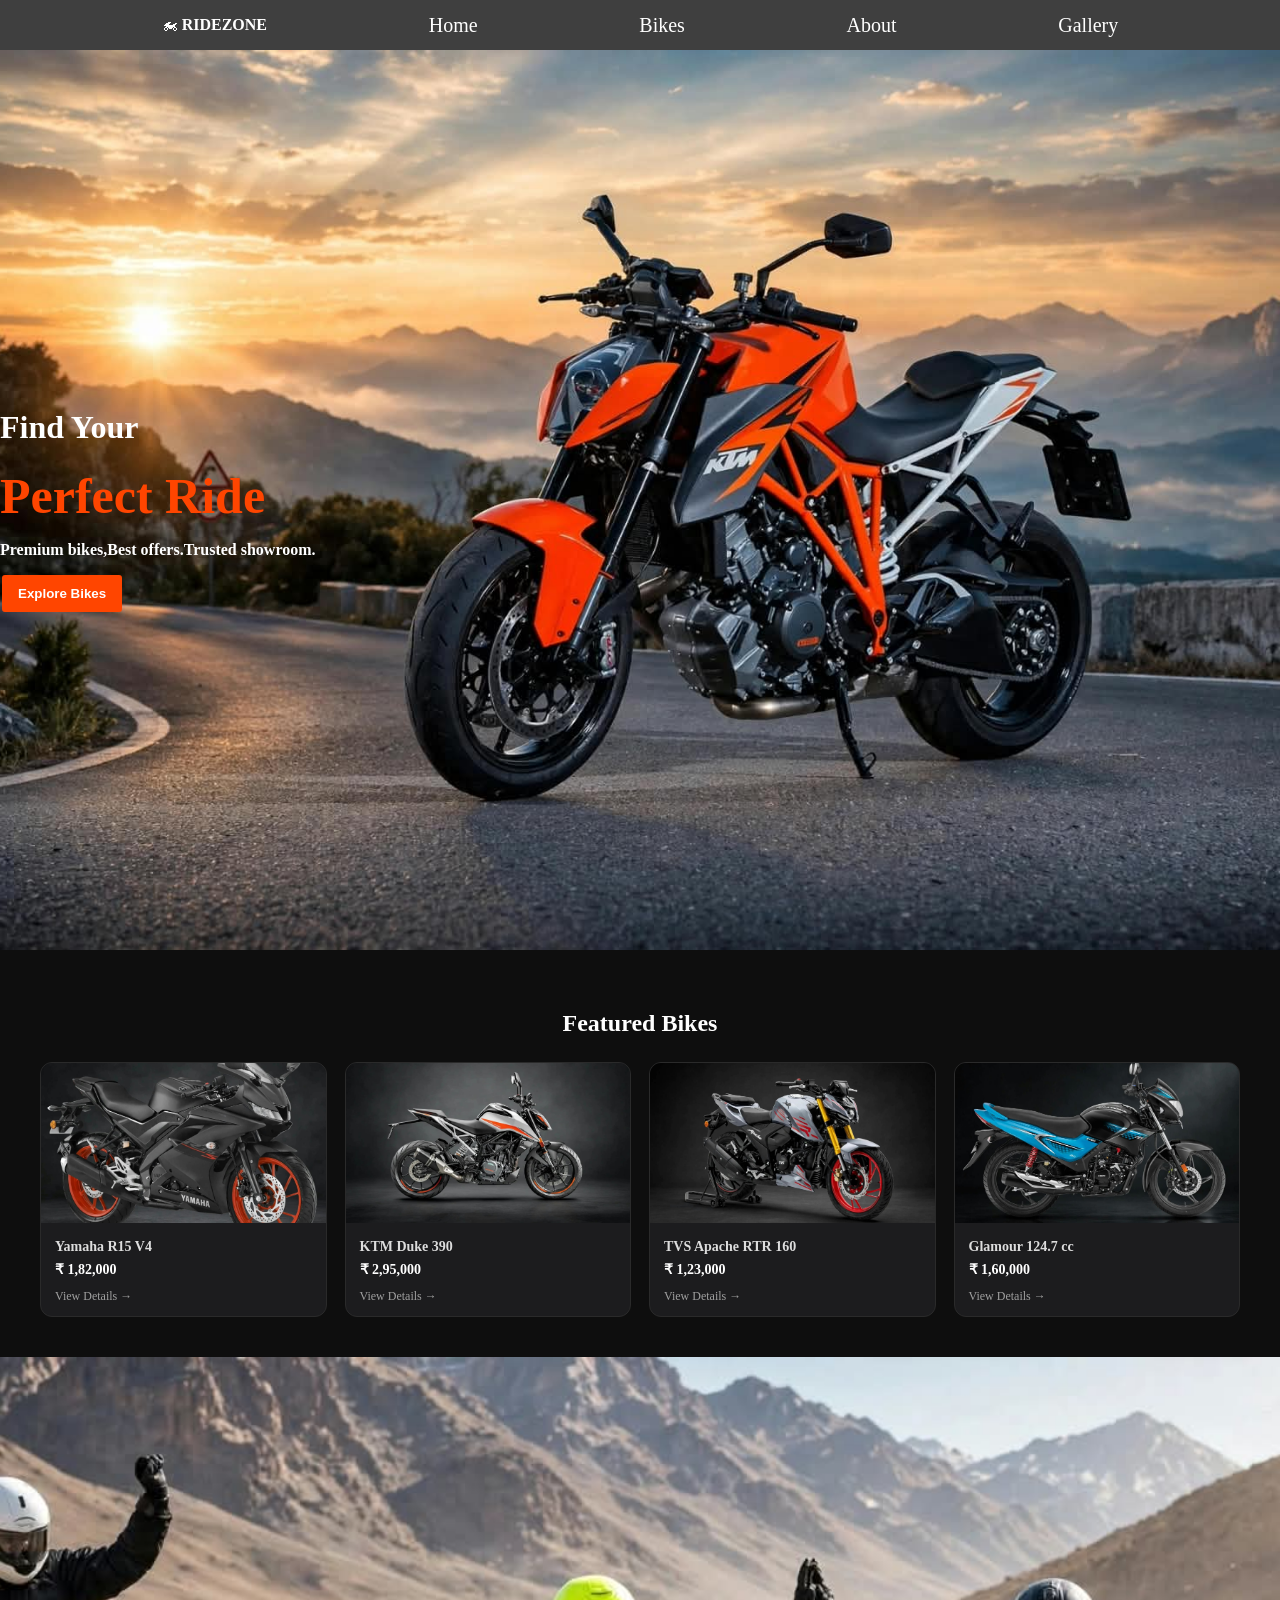
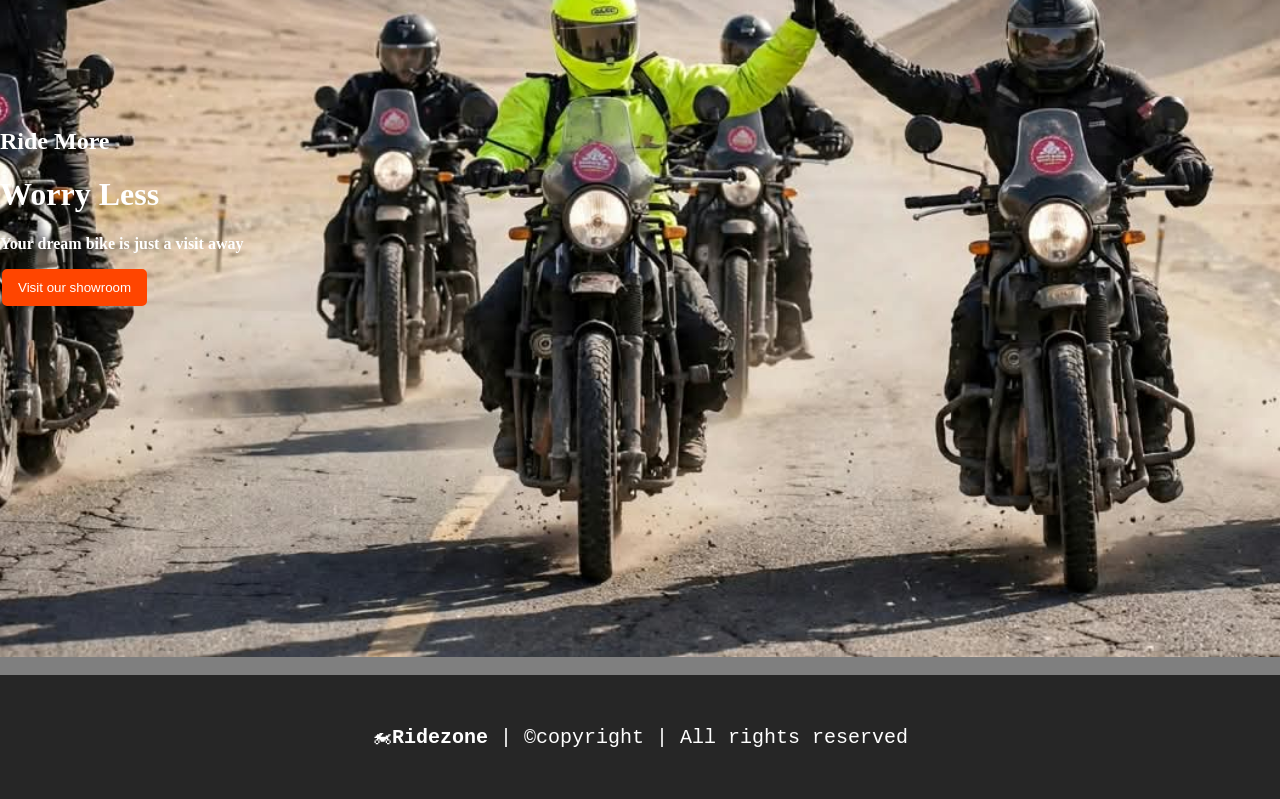
<file: index.html>
<!DOCTYPE html>
<html lang="en">
<head>
    <meta charset="UTF-8">
    <meta name="viewport" content="width=device-width, initial-scale=1.0">
    <title>Ridezone</title>
    <link rel="Stylesheet" href="index.css">
</head>

    <header class="Navbar">
        <nav >
           <p style="display: inline;">&#127949; <b>RIDEZONE</b></p> 
           <a  class="first_nav" class="first_nav" href="index.html">Home</a>
           <a  class="first_nav" href="Ridezone_bikes.html">Bikes</a>
           <a  class="first_nav" href="Ridezone_abut.html">About</a>
           <a  class="first_nav" href="Gallery.html">Gallery</a>
        </nav>
    </header>
  <main>
    
        <div class="First_image">
            <div class="Text_image">
            <h1 class="Find">Find Your</h1> <span class="Span"><b>Perfect Ride </b></span>
            <p class="First_paragraph">  <b>Premium bikes,Best offers.Trusted showroom. </b></p>
            <button class="First_button"><b> <a href="Ridezone_bikes.html"> Explore Bikes </b></a> </button>
        </div>
        </div>
        <div class="featured-section">
  <h2>Featured Bikes</h2>
  <div class="bike-grid">

    <div class="bike-card">
      <img src="Yamaha.jpeg" class="first_image" alt="Yamaha R15 V4">
      <div class="card-info">
        <h4>Yamaha R15 V4</h4>
        <p class="price">₹ 1,82,000</p>
        <a href="https://www.yamaha-motor-india.com/yamaha-r15v4.html">View Details →</a>
      </div>
    </div>

    <div class="bike-card">
      <img src="Ktm.jpeg" class="first_image" alt="KTM Duke 390">
      <div class="card-info">
        <h4>KTM Duke 390</h4>
        <p class="price">₹ 2,95,000</p>
        <a href="https://www.ktmindia.com/ktm-bikes/dual-sport/ktm-390-enduro-r/specifications">View Details →</a>
      </div>
    </div>

    <div class="bike-card">
      <img src="Tvs.jpeg" class="first_image" alt="TVS">
      <div class="card-info">
        <h4>TVS Apache RTR 160</h4>
        <p class="price">₹ 1,23,000</p>
        <a href="https://www.tvsmotor.com/tvs-apache/premium/apache-rtr-160-2v">View Details →</a>
      </div>
    </div>

    <div class="bike-card">
      <img src="Glamour.jpeg" class="first_image" alt="Glamour">
      <div class="card-info">
        <h4>Glamour 124.7 cc </h4>
        <p class="price">₹ 1,60,000</p>
        <a href="https://www.heromotocorp.com/en-in/motorcycles/glamour-x.html">View Details →</a>
      </div>
    </div>

  </div>
</div>
<div class="Ride">
  <div class="Ride_info">
    <h2>Ride More</h2>
    <h1>Worry Less</h1>
    <p><b> Your dream bike is just a visit away</b></p>
    <button class="Ride_button"><a href="Ridezone_abut.html">Visit our showroom</a></button>
  </div>
  
  
</div>
    </main>
    <br>
    <footer>
<center class="foot"><pre>&#127949;<b>Ridezone</b> | &copy;copyright | All rights reserved</pre></center>        
    </footer>
</body>
</html>
    
</body>
</html>
</file>
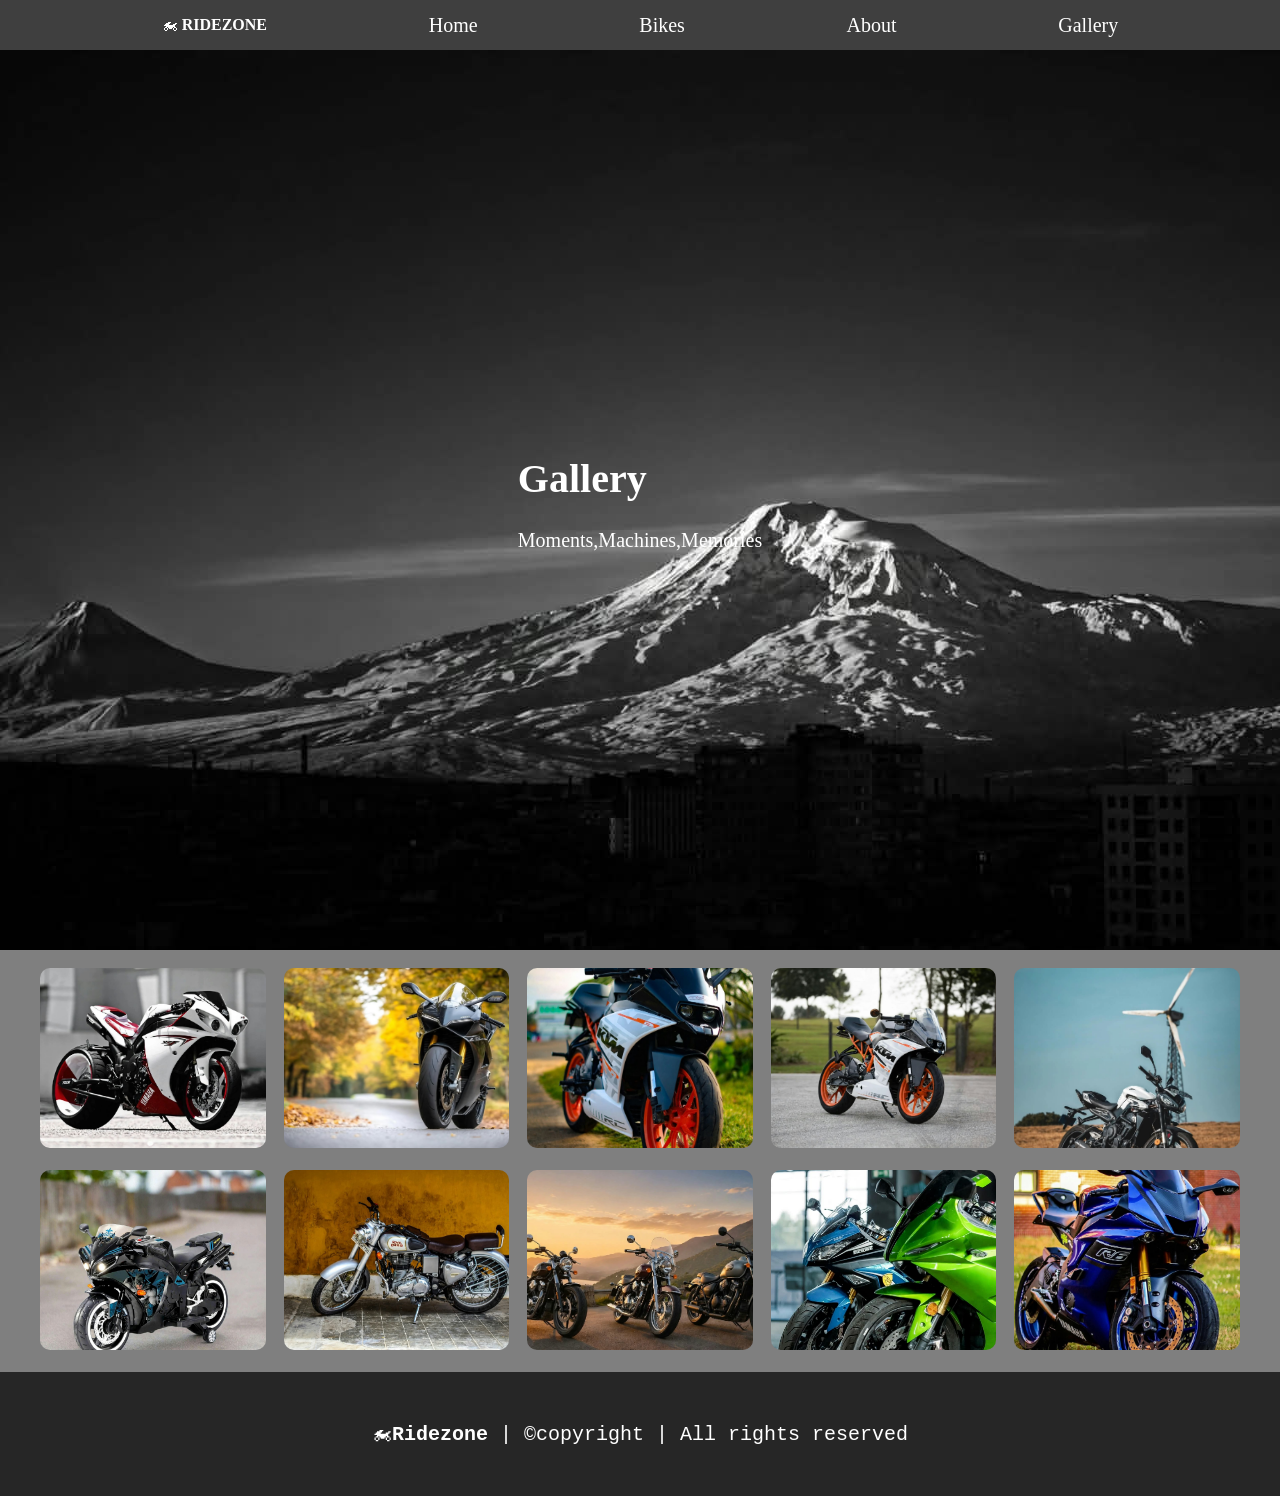
<file: Gallery.html>
<!DOCTYPE html>
<html lang="en">
<head>
    <meta charset="UTF-8">
    <meta name="viewport" content="width=device-width, initial-scale=1.0">
    <title>Gallery</title>
    <link rel="Stylesheet" href="Gallery.css">
</head>
<body>
     <header class="Navbar">
        <nav >
           <p style="display: inline;">&#127949; <b>RIDEZONE</b></p> 
           <a  class="first_nav" class="first_nav" href="index.html">Home</a>
           <a  class="first_nav" href="Ridezone_bikes.html">Bikes</a>
           <a  class="first_nav" href="Ridezone_abut.html">About</a>
           <a  class="first_nav" href="Gallery.html">Gallery</a>
        </nav>
    </header>
    <div class="img_1st">
        <div class="Gallery">
            <h1>Gallery</h1>
            <p>Moments,Machines,Memories</p>
        </div>
    </div>
    <br>
    <div class="images">
    <div>
        <img src="b1.jpeg" alt="bike" class="img">
    </div>
    <div >
        <img src="b2.jpeg" alt="bike" class="img">
    </div>
    <div>
        <img src="b3.jpeg" alt="bike" class="img">
    </div>
    <div>
        <img src="b4.jpeg" alt="bike" class="img">
    </div>
    <div>
        <img src="b5.jpeg" alt="bike" class="img">
    </div>
    <div>
        <img src="b6.jpeg" alt="bike" class="img">
    </div>
    <div>
        <img src="b7.jpeg" alt="bike" class="img">
    </div>
    <div>
        <img src="b8.jpeg" alt="bike" class="img">
    </div>
    <div>
        <img src="b9.jpeg" alt="bike" class="img">
    </div>
    <div>
        <img src="b10.jpeg" alt="bike" class="img">
    </div>
    </div>
    <br>
    <footer>
<center class="foot"><pre>&#127949;<b>Ridezone</b> | &copy;copyright | All rights reserved</pre></center>        
    </footer>
</body>
</html>
    
</body>
</html>
</file>
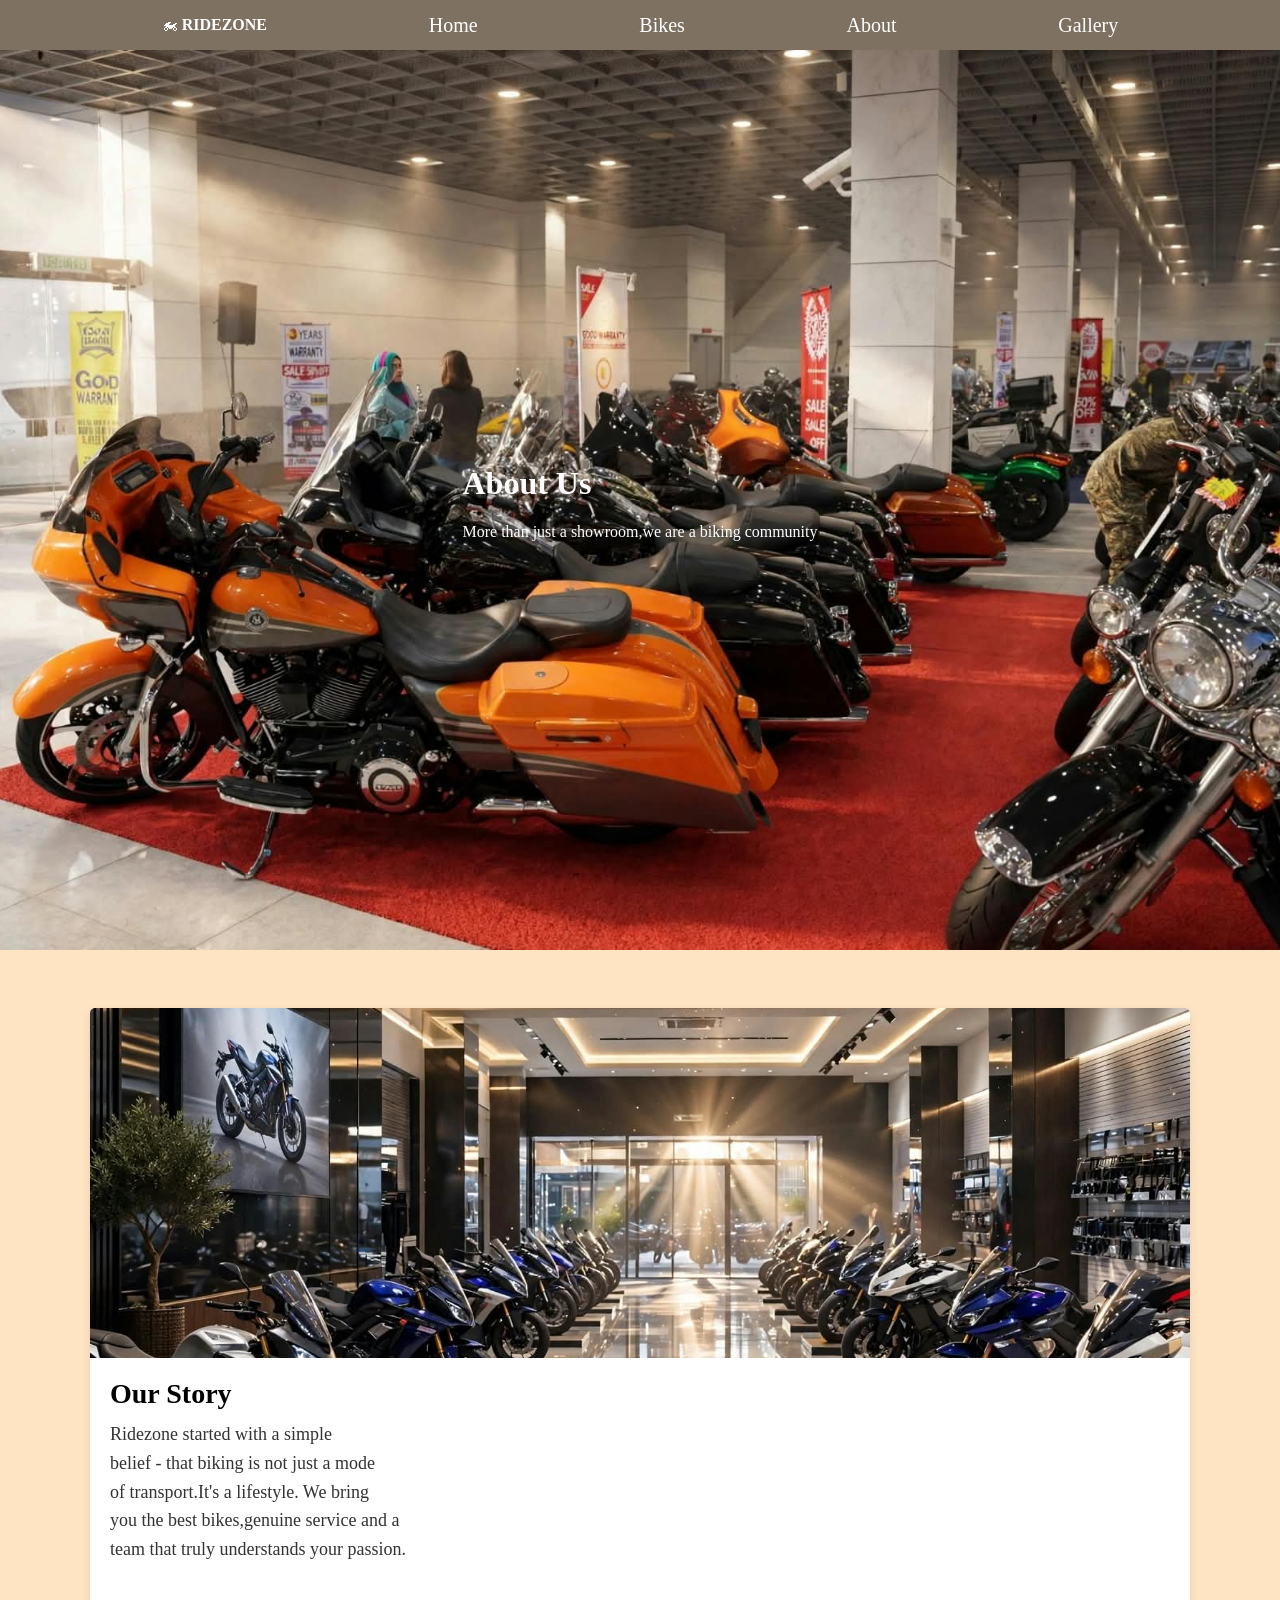
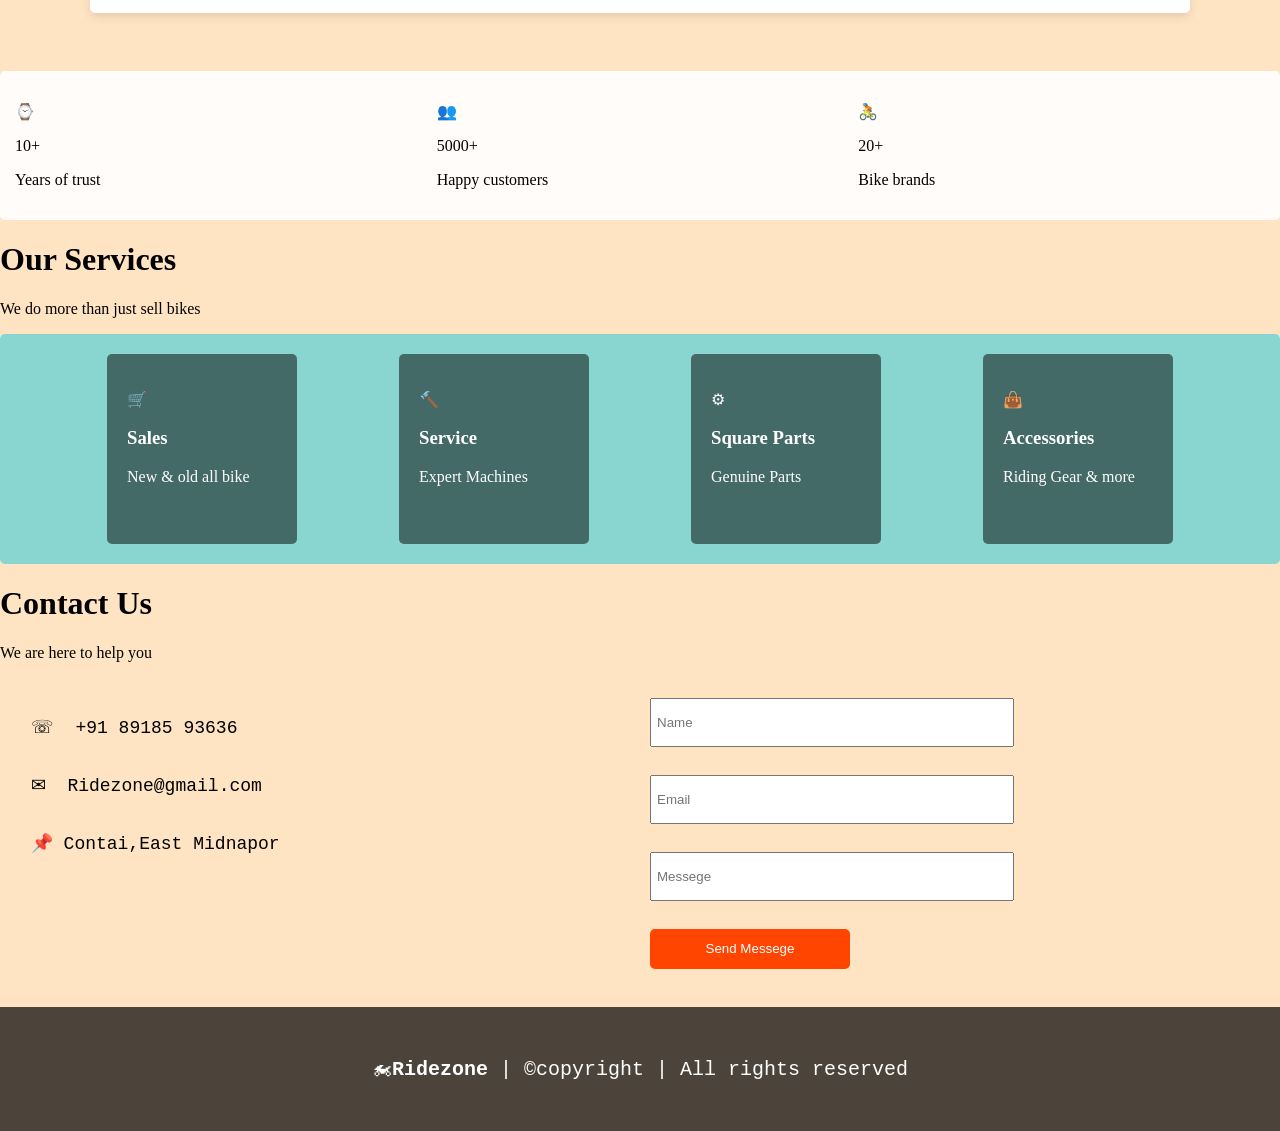
<file: Ridezone_abut.html>
<!DOCTYPE html>
<html lang="en">
<head>
    <meta charset="UTF-8">
    <meta name="viewport" content="width=device-width, initial-scale=1.0">
    <title>About</title>
    <link rel="Stylesheet" href="Ridezone_about.css">

</head>
<body>
    <header class="Navbar">
        <nav >
           <p style="display: inline;">&#127949; <b>RIDEZONE</b></p> 
           <a  class="first_nav" class="first_nav" href="index.html">Home</a>
           <a  class="first_nav" href="Ridezone_bikes.html">Bikes</a>
           <a  class="first_nav" href="Ridezone_abut.html">About</a>
           <a  class="first_nav" href="Gallery.html">Gallery</a>
        </nav>
    </header>
        <div class="img_1st">
            <div class="About">
                <h1>About Us</h1>
                <p>More than just a showroom,we are a biking community</p>
            </div>
        </div>
        <br>
        <div class="img_2nd">
            <h1>Our Story</h1>
<pre class="Paragraph">Ridezone started with a simple
belief - that biking is not just a mode 
of transport.It's a lifestyle. We bring 
you the best bikes,genuine service and a
team that truly understands your passion.
            </pre>
        </div>
        <br>
        <div class="Trust">
            <div class="Trust_info">
            <p>&#8986;</p>
            <p>10+</p>
            <p>Years of trust</p>
        </div>
        <div class="Trust_info">
            <p>&#128101;</p>
            <p>5000+</p>
            <p>Happy customers</p>
        </div>
         <div class="Trust_info">
            <p>&#128692;</p>
            <p>20+</p>
            <p>Bike brands</p>
        </div>
    </div>
    <div class="Services">
        <h1>Our Services</h1>
        <p>We do more than just sell bikes</p>
    </div>
    <div class="Service_info">
        <div class="Sales">
            <p>&#x1F6D2;</p>
            <h3>Sales</h3>
            <p>New & old all bike</p>
        </div>
        <div class="Service">
            <p>&#128296;</p>
            <h3>Service</h3>
            <p>Expert Machines</p>
        </div>
        <div class="Square_parts">
            <p>&#9881; </p>
            <h3>Square Parts</h3>
            <p>Genuine Parts</p>
        </div>
        <div class="Accessories">
            <p>&#128092; </p>
            <h3>Accessories</h3>
            <p>Riding Gear & more</p>
        </div>
    </div>
    <div class="Contact">
        <div class="Contact-head">
        <h1>Contact Us</h1>
        <p>We are here to help you</p>
        </div>
        </div>
        <div class="Contact_wrap">
    <div class="Contact_info">        
    <pre> &#9743;  +91 89185 93636</pre>
    <pre> &#9993;  Ridezone@gmail.com</pre>
    <pre> &#x1F4CC; Contai,East Midnapor</pre>
    </div>
    <div class="Contact_form" >
        <form >
            <input type="text" minlength="5"
            maxlength="40"
            required
            pattern="[A-Za-z ]+"
            placeholder="Name">
            <br><br>
            <input type="email"
            required
            pattern="[A-Za-z1-9@#*^+_-]+@gmail\.com"
            placeholder="Email">
            <br><br>
            <input type="text"
            minlength="5"
            maxlength="500"
            required
            pattern="[A-Za-z0-9+@_-%&^$# ]+"
            placeholder="Messege">
            <br><br>
            
            <button class="Contact_button">Send Messege</button>


        </form>
    </div>
    
    </div>

    </main>
    <br>
    <footer>
<center class="foot"><pre>&#127949;<b>Ridezone</b> | &copy;copyright | All rights reserved</pre></center>        
    </footer>
</body>
</html>
</file>
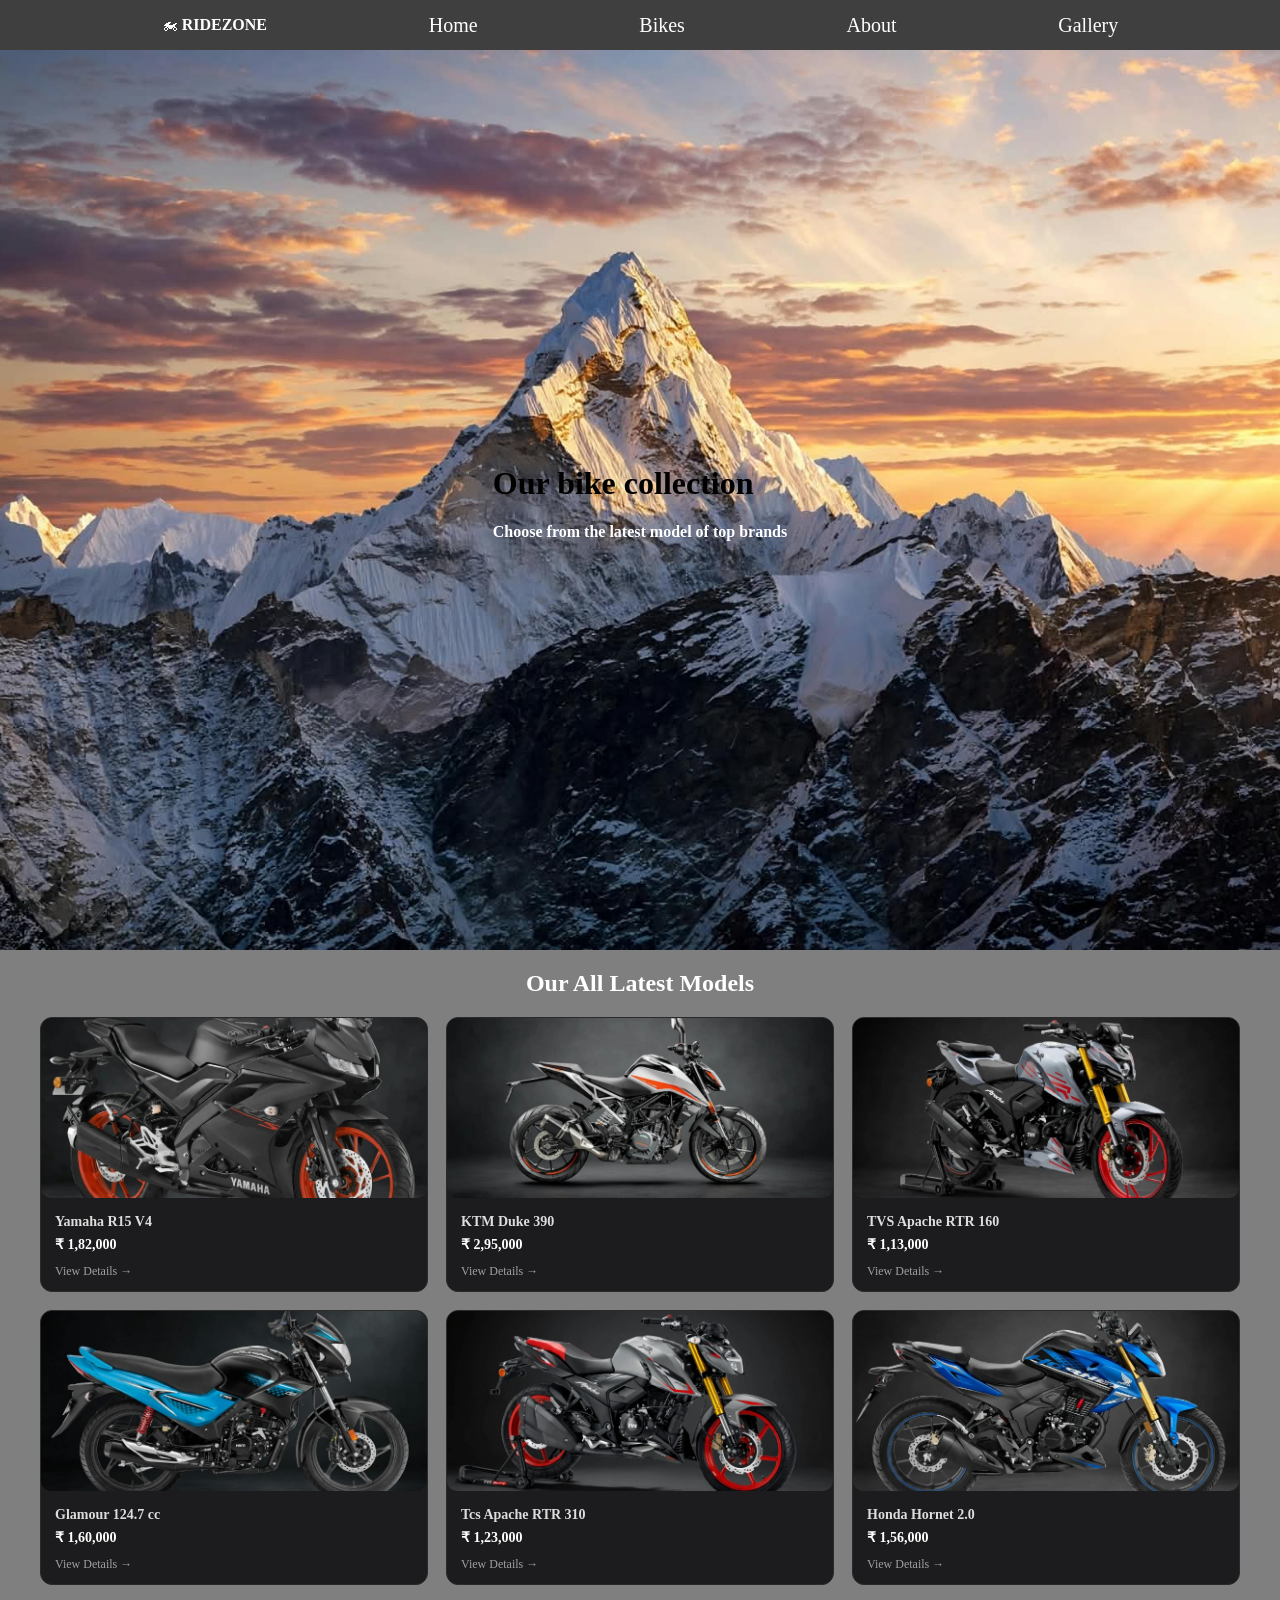
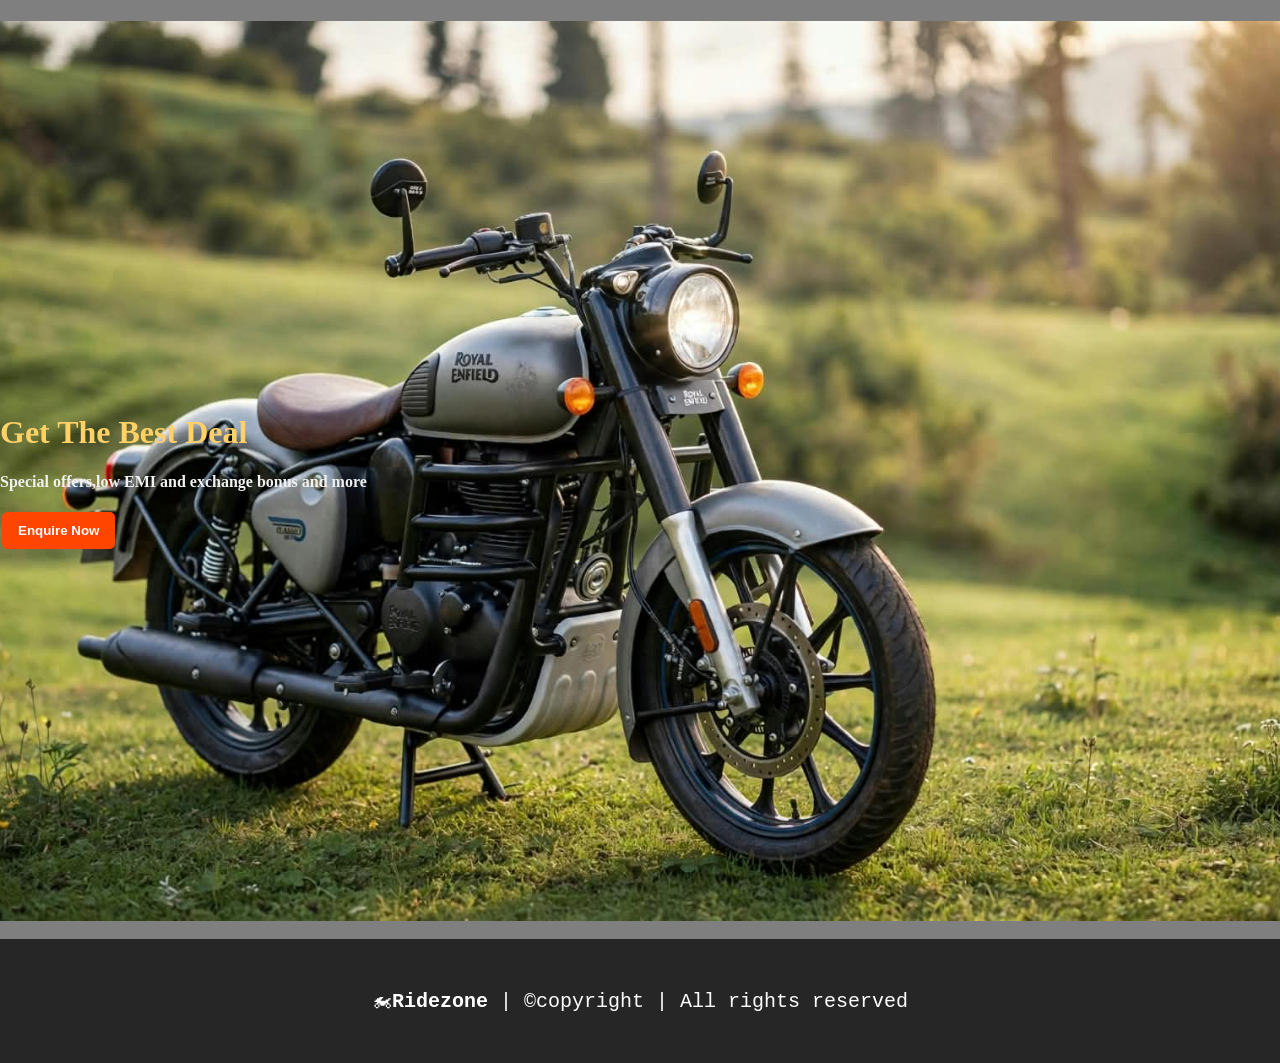
<file: Ridezone_bikes.html>
<!DOCTYPE html>
<html lang="en">
<head>
    <meta charset="UTF-8">
    <meta name="viewport" content="width=device-width, initial-scale=1.0">
    <title>Bikes</title>
    <link rel="Stylesheet" href="Ridezone_bikes.css">
</head>
<body>
     <header class="Navbar">
        <nav >
           <p style="display: inline;">&#127949; <b>RIDEZONE</b></p> 
           <a  class="first_nav" class="first_nav" href="index.html">Home</a>
           <a  class="first_nav" href="Ridezone_bikes.html">Bikes</a>
           <a  class="first_nav" href="Ridezone_abut.html">About</a>
           <a  class="first_nav" href="Gallery.html">Gallery</a>
        </nav>
    </header>
    <main>
        <div class="First_image">
            <div class="Text_image">
            <h1 class="Collection">Our bike collection</h1>
            <p class="First_paragraph">  <b>Choose from the latest model of top brands </b></p>
        </div>
        </div>
        <div class="Section">
            <h2>Our All Latest Models</h2>
        </div>
         <div class="bike-grid">

    <div class="bike-card">
      <img src="Yamaha.jpeg" class="second_image" alt="Yamaha R15 V4">
      <div class="card-info">
        <h4>Yamaha R15 V4</h4>
        <p class="price">₹ 1,82,000</p>
        <a href="https://www.yamaha-motor-india.com/yamaha-r15v4.html">View Details →</a>
      </div>
    </div>

    <div class="bike-card">
      <img src="Ktm.jpeg" class="second_image" alt="KTM Duke 390">
      <div class="card-info">
        <h4>KTM Duke 390</h4>
        <p class="price">₹ 2,95,000</p>
        <a href="https://www.ktmindia.com/ktm-bikes/dual-sport/ktm-390-enduro-r/specifications">View Details →</a>
      </div>
    </div>

    <div class="bike-card">
      <img src="Tvs.jpeg" class="second_image" alt="TVS">
      <div class="card-info">
        <h4>TVS Apache RTR 160</h4>
        <p class="price">₹ 1,13,000</p>
        <a href="https://www.tvsmotor.com/tvs-apache/premium/apache-rtr-160-2v">View Details →</a>
      </div>
    </div>

    <div class="bike-card">
      <img src="Glamour.jpeg" class="second_image" alt="Glamour">
      <div class="card-info">
        <h4>Glamour 124.7 cc</h4>
        <p class="price">₹ 1,60,000</p>
        <a href="https://www.heromotocorp.com/en-in/motorcycles/glamour-x.html">View Details →</a>
      </div>
    </div>
      <div class="bike-card">
      <img src="Apache.jpeg" class="second_image" alt="Apache">
      <div class="card-info">
        <h4>Tcs Apache RTR 310</h4>
        <p class="price">₹ 1,23,000</p>
        <a href="https://www.tvsmotor.com/tvs-apache/super-premium/apache-rtr-310">View Details →</a>
      </div>
    </div>
    <div class="bike-card">
      <img src="Honda.jpeg" class="second_image" alt="Honda">
      <div class="card-info">
        <h4>Honda Hornet 2.0</h4>
        <p class="price">₹ 1,56,000</p>
        <a href="https://www.honda2wheelersindia.com/motorcycle/hornet-2-0">View Details →</a>
      </div>
    </div>
    <br> 

  </div>
  <div class="background">
    <div class="Background_info">
        <h1>Get The Best Deal</h1>
        <h4>Special offers,low EMI and exchange bonus and more </h4>
        <button class="background_button"><a href="Ridezone_abut.html"> Enquire Now</a></button>
    </div>
  </div>
    </main>
    <br>
    <footer>
<center class="foot"><pre>&#127949;<b>Ridezone</b> | &copy;copyright | All rights reserved</pre></center>        
    </footer>
</body>
</html>
    
</body>
</html>
</file>
<file: index.css>
.Navbar{
    color: white;
    background-color: rgba(0, 0, 0, 0.5);
}
body{
    background-color: rgba(0, 0, 0, 0.5);
    margin: 0;
    padding: 0;
}
nav{
    display: flex;
    justify-content: space-evenly;
}
.first_nav{
    text-decoration: none;
    color: white;
    font-size: 20px;
    position: relative;
    top: 14px;
}
.First_image{
    background-image: url("background.jpeg");
    background-position: center;
    background-size: cover;
    height: 100vh;
    display: flex;
    align-items: center;

}
.Find{
    color: white;
}
.Span{
    font-size: 50px;
    color: orangered;
}
.First_paragraph{
    color: white;
}
.First_button{
    background-color: orangered;
    color: white;
    border: 10px solid orangered;
    border-radius: 3px;
    position: relative;
    left: 2px;
    

}
.featured-section{
  background: #0e0e0e;
  padding: 40px 20px;
  color: white;
}
.featured-section h2{
  text-align: center;
  margin-bottom: 25px;
}

.bike-grid{
  display: grid;
  grid-template-columns: repeat(4, 1fr); 
  gap: 18px;
  max-width: 1200px;
  margin: 0 auto;
}

.bike-card{
  background: #1c1c1e;
  border-radius: 12px;
  overflow: hidden;
  border: 1px solid #2a2a2a;
  transition: 0.3s;
}
.bike-card:hover{
  transform: translateY(-5px);
  border-color: #444;
  cursor: pointer;
}

.first_image{
  width: 100% ;
  height: 160px ;
  object-fit: cover;
  background: #111;
}

.card-info{
  padding: 12px 14px;
}
.card-info h4{
  font-size: 14px;
  color: #ddd;
  margin: 0 0 6px 0;
  font-weight: bold;
}
.card-info .price{
  font-size: 14px;
  font-weight: bold;
  color: #fff;
  margin: 0 0 8px 0;
}
.card-info a{
  font-size: 12px;
  color: #a0a0a0;
  text-decoration: none;
}
.card-info a:hover{
  color: orangered;
}
.Ride{
  background-image: url("Group.jpeg");
  background-size: cover;
  background-position: center;
  height: 100vh;
  display: flex;
  align-items: center;
  color: rgb(255 255 255);
}
.Ride_button{
  background-color: orangered;
  border: 10px solid orangered;
  border-radius: 5px;
  color: #fff;
  position: relative;
  left: 2px;
}
footer{
    width: 100%;
    height: auto; 
    min-height: 100px;
    background-color: rgba(0, 0, 0, 0.7);
    font-size: 20px;
    color: #fff;
    padding: 30px 20px;
    box-sizing: border-box;
}
.foot{
    position: static;
}
.Ride_button a{
  color: #fff;
  text-decoration: none;
}
.first_nav:focus{
  color: orangered;
}
.First_button a{
  color: #fff;
  text-decoration: none;

}
@media (max-width: 1024px){
  .bike-grid{
    grid-template-columns: repeat(2, 1fr);
  }
}

@media (max-width: 768px){
  nav{
    flex-wrap: wrap;
    gap: 10px;
    padding: 10px;
  }
  .first_nav{
    font-size: 16px;
    top: 0;
  }
  .First_image, .Ride{
    height: auto;
    padding: 60px 20px;
  }
  .Span{
    font-size: 36px;
    color: white;
  }
  .bike-grid{
    grid-template-columns: repeat(2, 1fr);
  }
  .foot{
    font-size: 10px;
  }
}

@media (max-width: 480px){
  .bike-grid{
    grid-template-columns: 1fr;
  }
  .Span{
    font-size: 28px;
  }
  .First_image, .Ride{
    padding: 40px 15px;
    text-align: center;
    justify-content: center;
  }
}
</file>
<file: Gallery.css>
.Navbar{
    color: white;
    background-color: rgba(0, 0, 0, 0.5);
}
body{
    background-color: rgba(0, 0, 0, 0.5);
    margin: 0;
    padding: 0;
}
nav{
    display: flex;
    justify-content: space-evenly;
}
.first_nav{
    text-decoration: none;
    color: white;
    font-size: 20px;
    position: relative;
    top: 14px;
}
.first_nav:focus{
  color: orangered;
}
.img_1st{
    background-image: url("dark.jpeg");
    height: 100vh;
    display: flex;
    justify-content: center;
    align-items: center;
    color: #fff;
    font-size: 20px;
}
.images{
    display: grid;
    grid-template-columns: repeat(5,1fr);
    gap: 18px;
    max-width: 1200px;
    margin:0 auto;
}

.img{
    object-fit: cover;
    height: 180px;
    width: 100%;
    border-radius: 10px;
}
footer{
    width: 100%;
    height: auto; 
    min-height: 100px;
    background-color: rgba(0, 0, 0, 0.7);
    font-size: 20px;
    color: #fff;
    padding: 30px 20px;
    box-sizing: border-box;
}
.foot{
    position: static;
}
@media (max-width: 1024px) {
    .images{
        grid-template-columns: repeat(3, 1fr);
    }
}
@media (max-width: 768px) {
    nav{
        flex-direction: row;
        gap: 10px;
    }
    .first_nav{
        top: 0;
        font-size: 18px;
    }
    .img_1st{
        height: 60vh;
        font-size: 16px;
    }
    .images{
        grid-template-columns: repeat(2, 1fr);
        gap: 12px;
    }
    .img{
        height: 160px;
    }
    .foot{
    font-size: 10px;
  }
}
@media (max-width: 480px) {
    .images{
        grid-template-columns: 1fr;
    }
    .img{
        height: 200px;
    }
    .img_1st{
        height: 50vh;
    }
}
</file>
<file: Ridezone_about.css>
.Navbar{
    color: white;
    background-color: rgba(0, 0, 0, 0.5);
}
body{
    background-color: bisque;
    margin: 0;
    padding: 0;
    overflow-x: hidden;
}
nav{
    display: flex;
    justify-content: space-evenly;
    flex-wrap: wrap;
}
.first_nav{
    text-decoration: none;
    color: white;
    font-size: 20px;
    position: relative;
    top: 14px;
}
.img_1st{
    height: 100vh;
    display: flex;
    background-image: url("Showroom2.jpeg");
    background-size: cover;
    background-position: center;
    align-items: center;
    justify-content: center;
    color: #fff;
}

.img_2nd{
    width: 90%;
    max-width: 1100px;
    margin: 40px auto;
    background-color: #fff; 
    border-radius: 5px;
    display: flex;
    flex-direction: column; 
    overflow: hidden;
    box-shadow: 0 4px 10px rgba(0,0,0,0.1);
    height: auto;
    min-height: auto;
    padding: 0; 
}

.img_2nd::before{
    content: "";
    display: block;
    width: 100%;
    height: 350px;
    background-image: url("Showroom.jpeg");
    background-size: cover;
    background-position: center;
}

.img_2nd h1{
    position: static;
    left: auto;
    color: #000; 
    margin: 20px 20px 10px 20px;
    font-size: 28px;
}

.img_2nd pre{
    position: static;
    left: auto;
    font-size: 18px;
    font-weight: 500;
    color: #333;
    white-space: pre-wrap; 
    font-family: inherit;
    margin: 0 20px 20px 20px;
    line-height: 1.6;
}

.Trust{
    background-color: rgba(255, 255, 255, 0.9);
    display: grid;
    grid-template-columns: repeat(3,1fr);
    gap: 15px;
    border-radius: 5px;
    padding: 15px;
}
.Service_info{
    display: flex;
    justify-content: space-evenly;
    background-color: rgba(18, 202, 219,0.5);
    border-radius: 5px;
    flex-wrap: wrap;
    gap: 15px;
    padding: 20px;
}
.Sales, .Service, .Square_parts, .Accessories{
    height: 150px;
    width: 150px;
    background-color: rgba(0, 0, 0, 0.5);
    border-radius: 5px;
    color: #fff;
    padding: 20px;
}
.Contact_wrap{
    display: flex;
    gap: 20px;
    flex-wrap: wrap;
    padding: 20px;
}
.Contact_info{
    display: flex;
    flex-direction: column;
    flex: 1;
    font-size: 18px;
    min-width: 250px;
}
.Contact_form{
    display: flex;
    flex-direction: column;
    flex: 1;
    min-width: 280px;
}
.Contact_form input{
    width: 100%;
    max-width: 350px;
    height: 35px;
    padding: 5px;
    margin-bottom: 10px;
}
.Contact_form button{
    width: 200px;
    height: 40px;
    background-color: orangered;
    color: #fff;
    border-radius: 5px;
    border: none;
}

footer{
    width: 100%;
    height: auto; 
    min-height: 100px;
    background-color: rgba(0, 0, 0, 0.7);
    font-size: 20px;
    color: #fff;
    padding: 30px 20px;
    box-sizing: border-box;
}
.first_nav:focus{
  color: orangered;
}
.foot{
    position: static;
}
@media (max-width: 1024px){
  .Trust{
    grid-template-columns: repeat(2, 1fr);
  }
  .Service_info{
    flex-wrap: wrap;
    gap: 15px;
  }
}

@media (max-width: 768px){
  nav{
    flex-wrap: wrap;
    gap: 10px;
    padding: 10px;
  }
  .first_nav{
    font-size: 16px;
    top: 0;
  }
  .img_1st{
    height: auto;
    padding: 60px 20px;
    text-align: center;
  }
  .img_2nd{
    width: 100%;
    height: 300px;
    display: block;
  }
  .img_2nd h1, .img_2nd pre{
    position: static;
    left: 0;
    text-align: center;
    margin-top: 10px;
    color: #000;
  }
  .Trust{
    grid-template-columns: 1fr;
  }
  .Service_info{
    flex-wrap: wrap;
  }
  .Contact_wrap{
    flex-direction: column;
  }
  .Contact_form input{
    width: 100%;
    box-sizing: border-box;
  }
  .foot{
    font-size: 10px;
  }
}

@media (max-width: 480px){
  .Sales, .Service, .Square_parts, .Accessories{
    width: 100%;
    height: auto;
    box-sizing: border-box;
  }
  footer{
    font-size: 18px;
    height: auto;
    padding: 20px;
    text-align: center;
  }
  .Contact_form button{
    width: 100%;
  }
}
</file>
<file: Ridezone_bikes.css>
.Navbar{
    color: white;
    background-color: rgba(0, 0, 0, 0.5);
}
body{

    background-color: rgba(0, 0, 0, 0.5);
    margin: 0;
    padding: 0;
}
nav{
    display: flex;
    justify-content: space-evenly;
}
.first_nav{
    text-decoration: none;
    color: white;
    font-size: 20px;
    position: relative;
    top: 14px;
}
.First_image{
    background-image: url("Mountain.jpeg");
    background-position: center;
    background-size: cover;
    height: 100vh;
    align-items: center;
    display: flex;
    justify-content: center;
}
.Text_image p{
    color: #fff;
}
.bike-grid{
  display: grid;
  grid-template-columns: repeat(3, 1fr); 
  gap: 18px;
  max-width: 1200px;
  margin: 0 auto;
}

.bike-card{
  background: #1c1c1e;
  border-radius: 12px;
  overflow: hidden;
  border: 1px solid #2a2a2a;
  transition: 0.3s;
  background-position: center;
  background-size: cover;
}
.bike-card:hover{
  transform: translateY(-5px);
  border-color: #444;
  cursor: pointer;
}
.first_nav:focus{
  color: orangered;
}
.card-info{
  padding: 12px 14px;
}
.card-info h4{
  font-size: 14px;
  color: #ddd;
  margin: 0 0 6px 0;
  font-weight: bold;
}
.card-info .price{
  font-size: 14px;
  font-weight: bold;
  color: #fff;
  margin: 0 0 8px 0;
}
.card-info a{
  font-size: 12px;
  color: #a0a0a0;
  text-decoration: none;
}
.card-info a:hover{
  color: orangered;
}
.second_image{
    width: 100%;
    object-fit: cover;
    height: 180px;
    border-radius: 10px;
}
.Section h2{
    text-align: center;
    font-weight: bold;
    color: white;

}
.background{
    background-image: url("Royal_enfield.jpeg");
    background-position: center;
    background-size: cover;
    align-items: center;
    height: 100vh;
    display: flex;
    color: whitesmoke;
}
.background_button{
    background-color: orangered;
    color: #fff;
    border: 10px solid orangered;
    border-radius: 5px;
    font-weight: bold;
    position: relative;
    left: 2px;
}
.Background_info h1{
    color: #ffd166;
  }
.Background_info h4{
    color: #f1f1f1;
  }
  footer{
    width: 100%;
    height: auto; 
    min-height: 100px;
    background-color: rgba(0, 0, 0, 0.7);
    font-size: 20px;
    color: #fff;
    padding: 30px 20px;
    box-sizing: border-box;
}
.foot{
    position: static;
}
.background_button a{
  text-decoration: none;
  color: #fff;

}
  @media (max-width: 1024px){
  .bike-grid{
    grid-template-columns: repeat(2, 1fr);
  }
}

@media (max-width: 768px){
  nav{
    flex-wrap: wrap;
    gap: 10px;
    padding: 10px;
  }
  .first_nav{
    font-size: 16px;
    top: 0;
  }
  .First_image, .background{
    height: auto;
    padding: 60px 20px;
  }
  .bike-grid{
    grid-template-columns: repeat(2, 1fr);
  }
  .foot{
    font-size: 10px;
  }
}

@media (max-width: 480px){
  .bike-grid{
    grid-template-columns: 1fr;
  }
  .First_image, .background{
    padding: 40px 15px;
    text-align: center;
    justify-content: center;
  }
  .Text_image p, .Background_info h1, .Background_info h4{
    text-align: center;
  }
}
</file>
